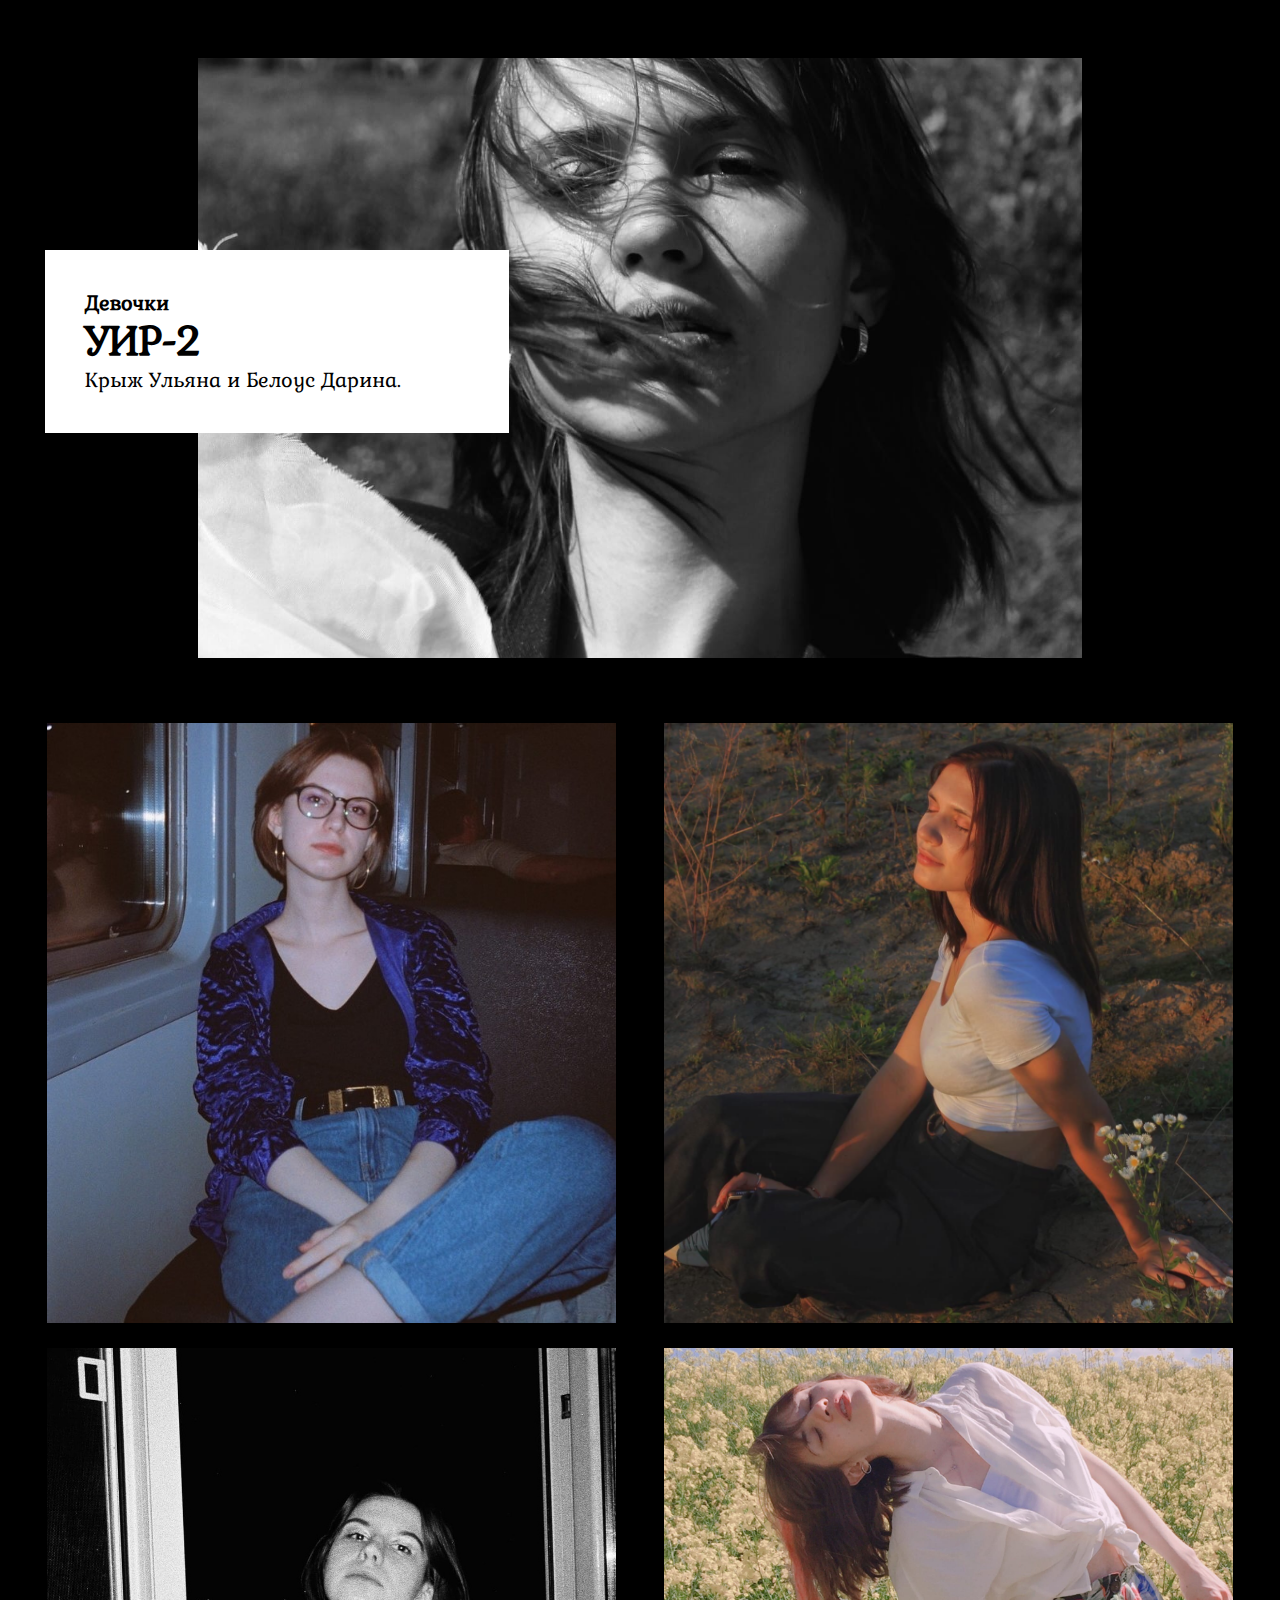
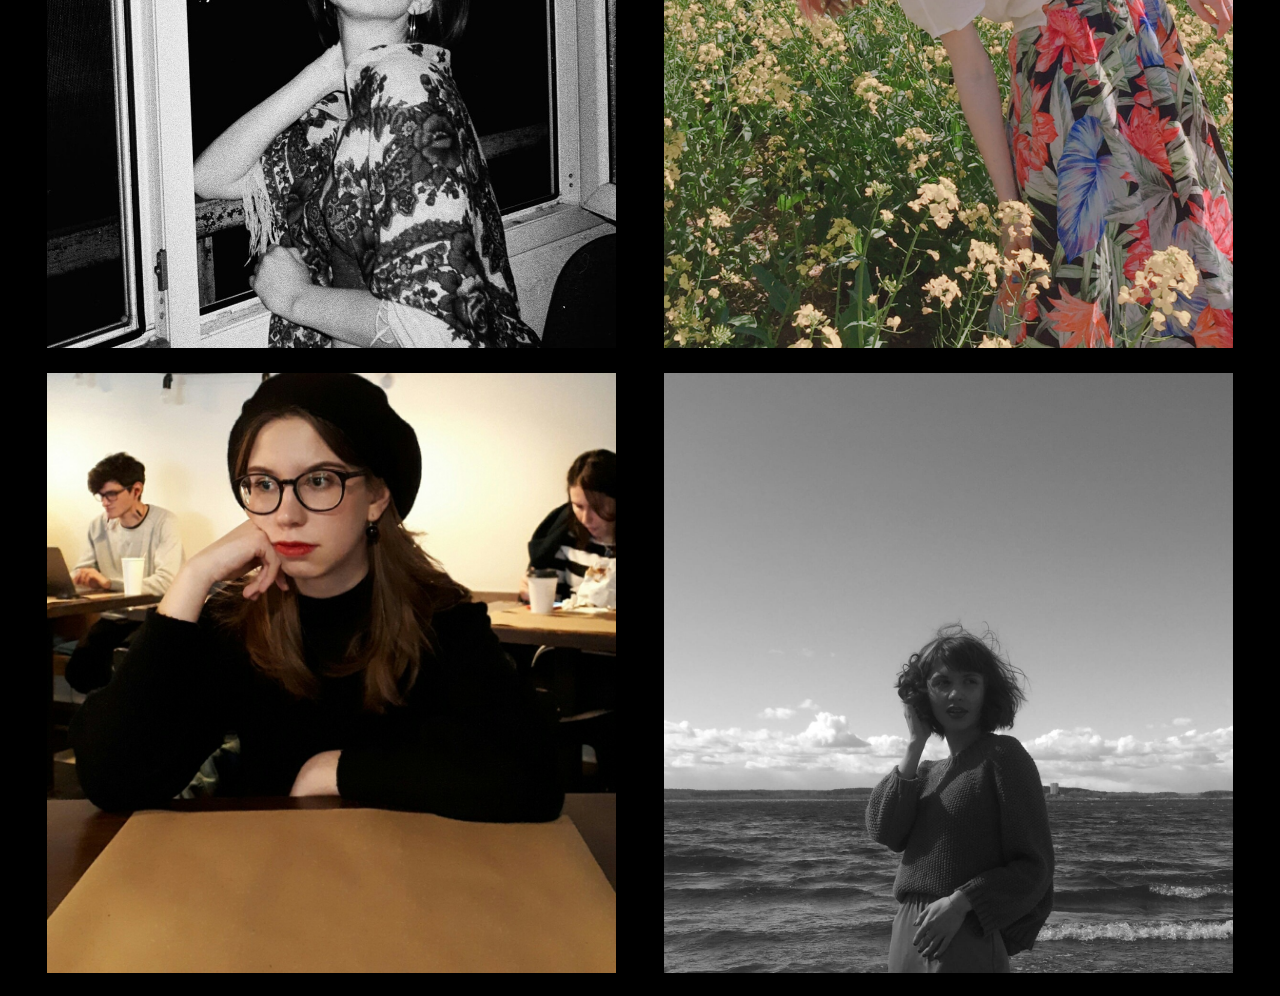
<file: index.html>
<!DOCTYPE HTML>

<html>

<head>
	<title>Задание 1-</title>
	<link href="style.css" rel="stylesheet">
	<meta http-equiv="content-type" ; content="text/html" ; charset="UTF-8" />
	<link href="https://fonts.googleapis.com/css2?family=Gabriela&display=swap" rel="stylesheet">
</head>

<body>
	<div class="d1">
		Девочки<br> <span style="font-size: 40px;">УИР-2</span><br>
		<span style="font-weight: normal;">Крыж Ульяна и Белоус Дарина.</span>
	</div>
	<div class="d2">
		<img src="NAxFCm1nvA00.jpg" style="width: 100%; height: 600px;">
	</div>
	<div class="d3">
		<img src="HyDoLM9yEUs.jpg" style="width: 100%; height: 600px;">
	</div>
	<div class="d3">
		<img style="width: 100%; height: 600px;" src="H2zbQlDnEfQ.jpg">
	</div>
	<div class="d3">
		<img style="width: 100%; height: 600px;" src="q6aUpcG_KoE.jpg">
	</div>
	<div class="d3">
		<img style="width: 100%; height: 600px;" src="740j6LfB1kM.jpg">
	</div>
	<div class="d3">
		<img style="width: 100%; height: 600px;" src="D2tSbkrjw2g.jpg">
	</div>
	<div class="d3">
		<img style="width: 100%; height: 600px;" src="XbnP27GzQH4.jpg">
	</div>

</body>

</html>
</file>
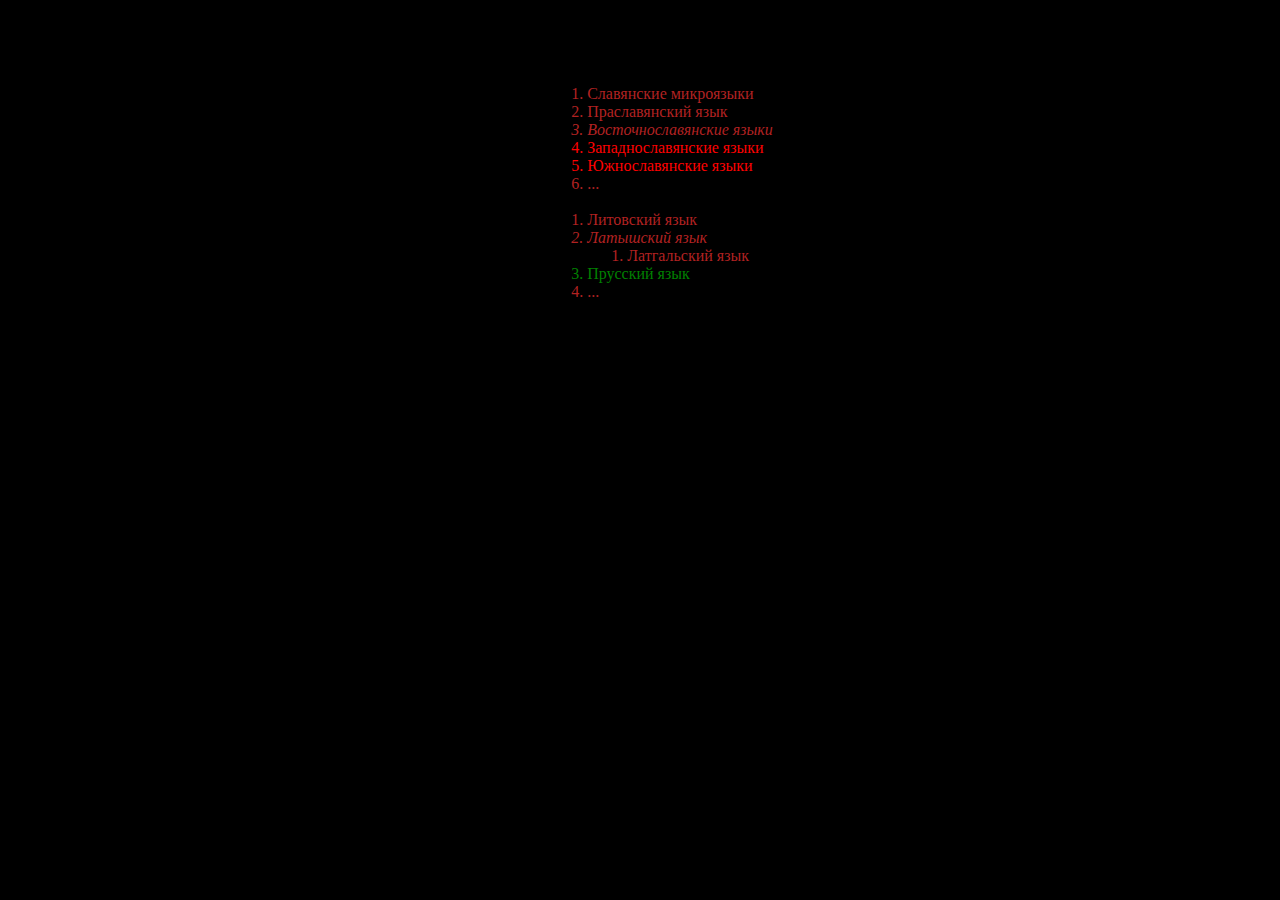
<file: content.html>
<head>
	<title>Задание 7</title>
	<link href="style.css" rel="stylesheet">
	<meta http-equiv="content-type" ; content="text/html" ; charset="UTF-8" />
</head>

<style type="text/css">
	#slavic {

		font-family: Times
	}

	#latvian {

		font-family: Times
	}

	#slavic>ol {

		color: #B22222
	}

	#latvian>ol {

		color: #B22222
	}

	.italic {

		font-style: italic;

	}

	.red_color {

		color: red;

	}

	.green_color {

		color: green;

	}

	#latvian>ol>li>ol {

		font-style: normal;

	}
</style>

<body>

	<div>

		<h3>Балтославянские языки</h3>

		<ol>

			<li id="slavic">Славянские языки

				<ol>

					<li>Славянские микроязыки</li>

					<li>Праславянский язык</li>

					<li class="italic">Восточнославянские языки</li>

					<li class="red_color">Западнославянские языки</li>

					<li class="red_color">Южнославянские языки</li>

					<li>...</li>

				</ol>

			</li>

			<li id="latvian">Балтийские языки

				<ol>

					<li>Литовский язык</li>

					<li class="italic">Латышский язык

						<ol>

							<li>Латгальский язык</li>

						</ol>

					</li>

					<li class="green_color">Прусский язык</li>

					<li>...</li>

				</ol>

			</li>

		</ol>

	</div>

</body>

</html>
</file>
<file: style.css>
body{
	background-color: black;
	font-family: 'Gabriela', serif;
	display: flex;
	flex-wrap: wrap;
	justify-content: space-evenly;
}
.d1{
	position: absolute;
	left: 3.5%;
	top: 250px;
	width: 30%;
	text-align: left;
	padding: 40px;
	background-color: white;
	font-weight: bold;
	font-size: 20px;
}
.d2{
	margin: 50px;
	overflow: hidden;
	width: 70%;
}
.d3{
	margin: 10px;
	width: 45%;
}
img{
	object-fit: cover;
}
@media all and (max-width: 1200px){
body{
	flex-direction: column;
}
.d1{
	top: 225px;
	left: 5%;
}
.d2{
	width: 80%;
	height: 600px;
	margin: 5% auto;
}
.d3{
	width: 90%;
	margin: auto;
}
}
@media all and (max-width: 900px){
	body{
		flex-direction: column;
	}
	.d1{
		top: 200px;
left: 6%;
width: 30%;
font-size: 14px;
	}
	.d2{
		width: 80%;
		height: 450px;
		margin: 5% auto;
		
	}
	.d3{
		width: 90%;
		margin: auto;
		height: 450px;
	}
	}
@media all and (max-width: 600px){
	body{
		flex-direction: column;
	}
	.d1{
		top: 150px;
left: 6%;
width: 30%;
font-size: 14px;
	}
	.d2{
		margin: 5% auto;
		width: 80%;
		height: 300px;
	}
	.d3{
		margin: auto;
		width: 90%;
		height: 300px;
	}
}
a {
	text-decoration: none;
	outline: none;
	text-shadow: 1px 1px 2px black;
	display: inline-block;
	color: white;
	padding: 20px 30px;
	margin: 10px 20px;
	border-radius: 10px;
	font-family: 'Montserrat', sans-serif;
	text-transform: uppercase;
	letter-spacing: 2px;
	background-image: linear-gradient(to right, #def3fc 0%, #81cff0 51%, #def3fc 100%);
	background-size: 200% auto;
	box-shadow: 0 0 20px rgba(0,0,0,.1);
	transition: .5s;
 }
 a:hover {background-position: right center;}
</file>
